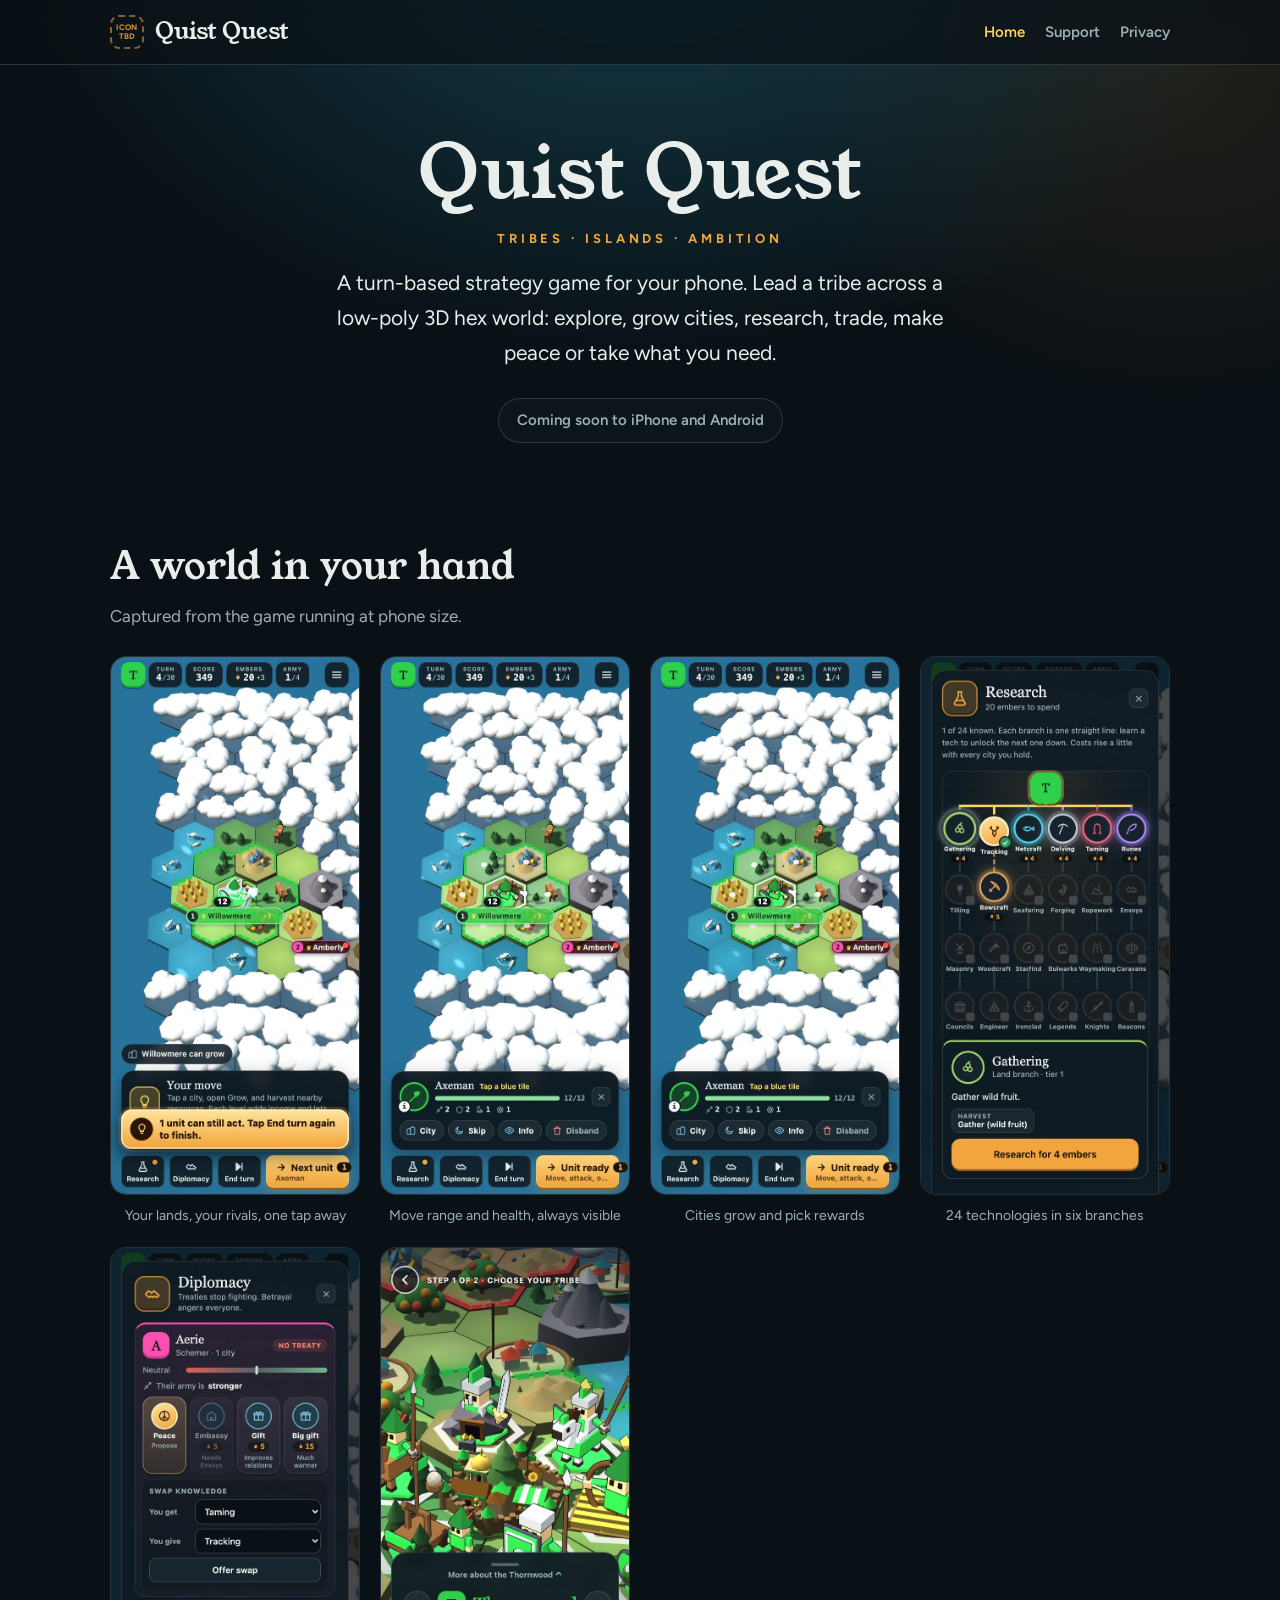
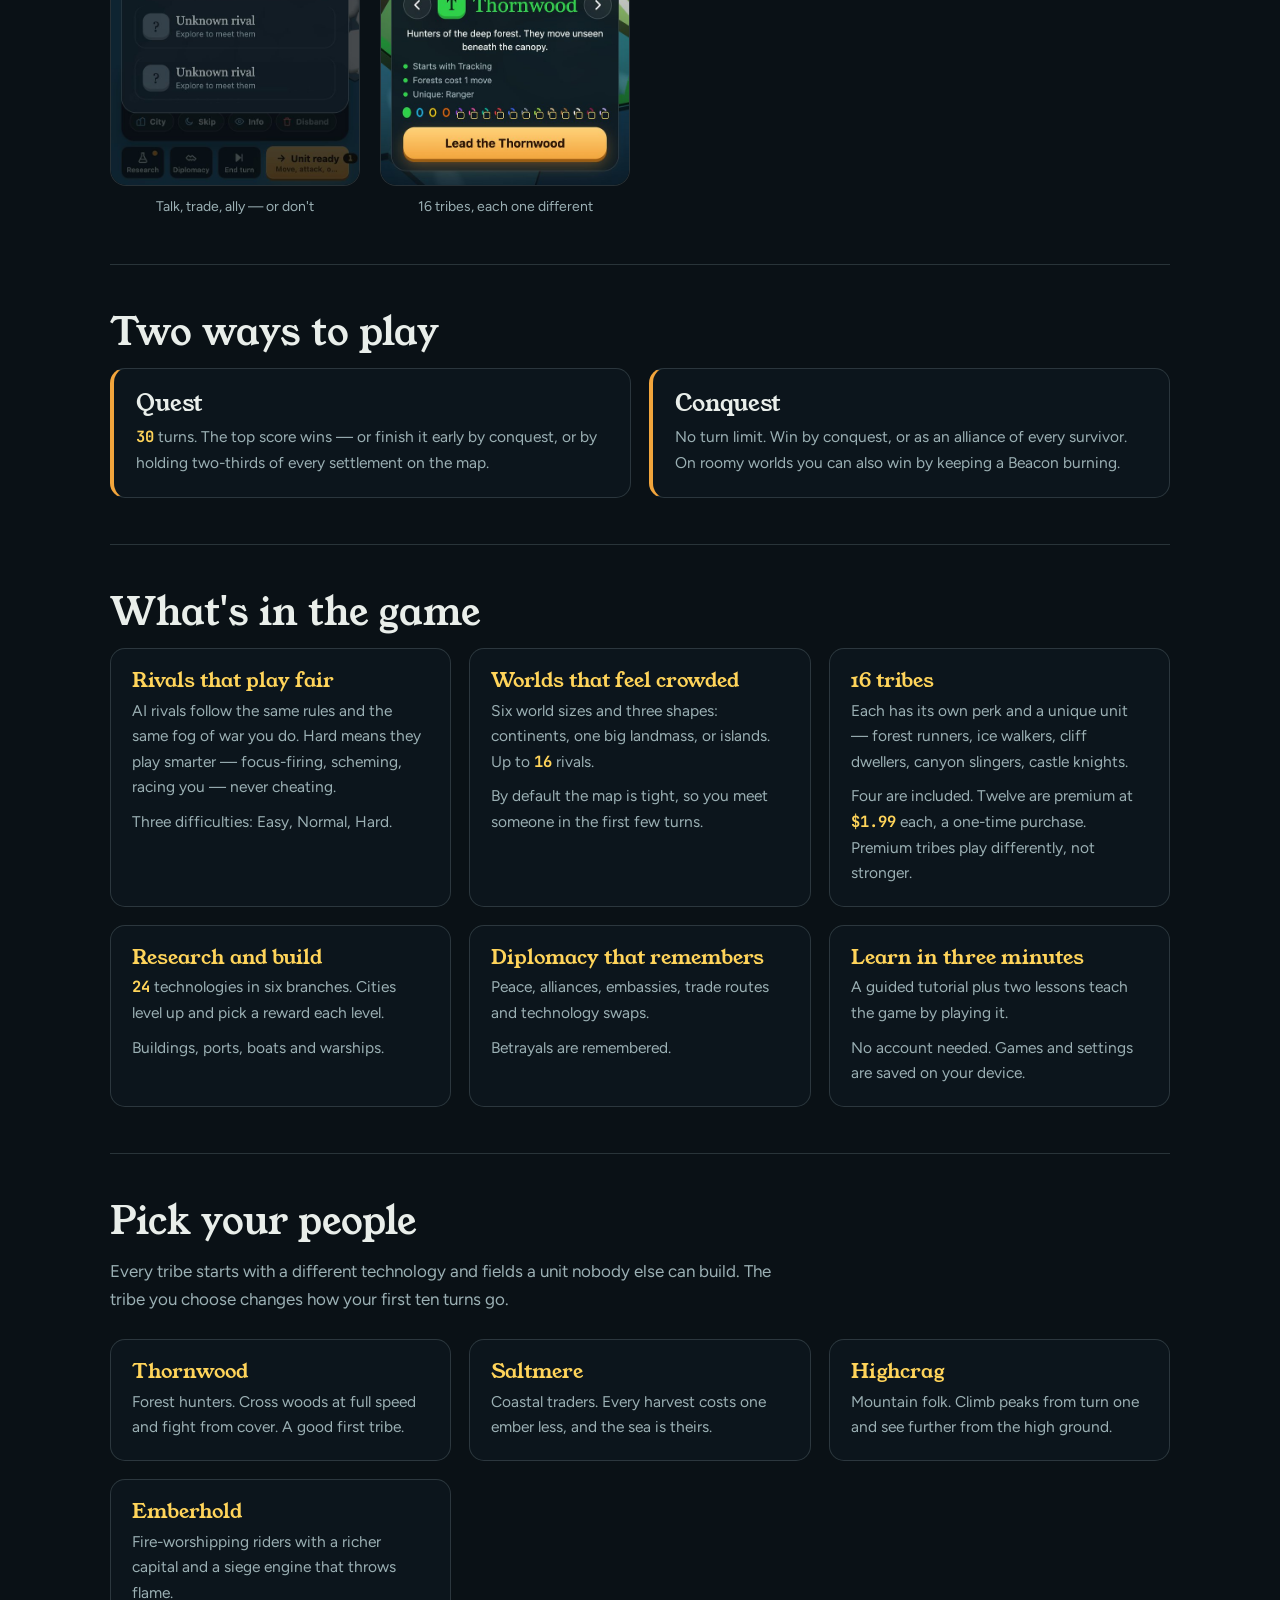
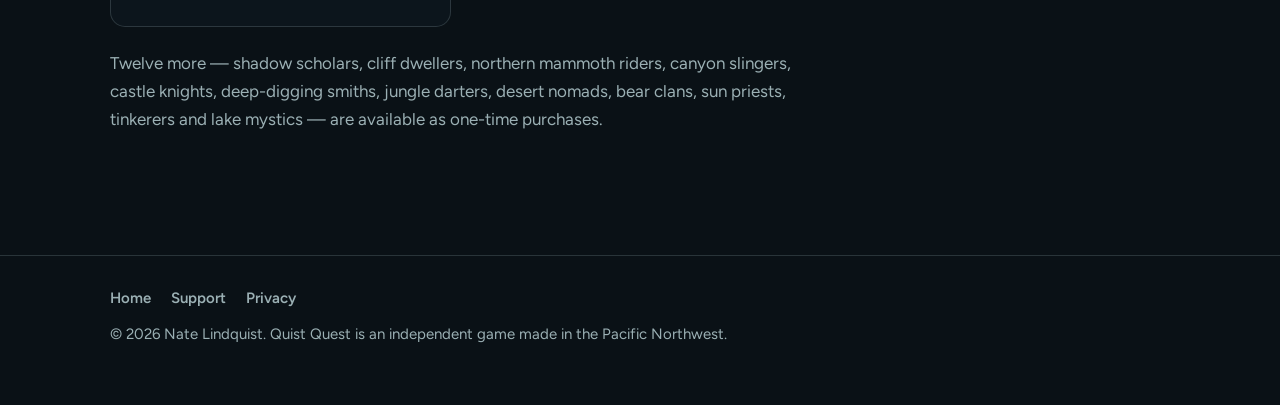
<file: index.html>
<!doctype html>
<html lang="en">
<head>
<meta charset="utf-8">
<meta name="viewport" content="width=device-width,initial-scale=1">
<title>Quist Quest — Tribes · Islands · Ambition</title>
<meta name="description" content="Quist Quest is a turn-based strategy game for phones. Lead a tribe across low-poly 3D hex islands, research, build, trade and fight AI rivals that play by your rules.">
<link rel="preconnect" href="https://fonts.googleapis.com">
<link rel="preconnect" href="https://fonts.gstatic.com" crossorigin>
<link href="https://fonts.googleapis.com/css2?family=Young+Serif&family=Figtree:wght@400;600;700&family=JetBrains+Mono:wght@500;700&display=swap" rel="stylesheet">
<link rel="stylesheet" href="style.css">
</head>
<body>

<header class="site-head">
  <div class="wrap">
    <a class="brand" href="./">
      <span class="icon-slot" aria-hidden="true">icon<br>tbd</span>
      Quist Quest
    </a>
    <nav aria-label="Main">
      <a href="./" aria-current="page">Home</a>
      <a href="support/">Support</a>
      <a href="privacy/">Privacy</a>
    </nav>
  </div>
</header>

<main>

  <div class="wrap hero">
    <h1>Quist Quest</h1>
    <p class="tagline">Tribes · Islands · Ambition</p>
    <p class="lede">A turn-based strategy game for your phone. Lead a tribe across a low-poly
      3D hex world: explore, grow cities, research, trade, make peace or take what you need.</p>
    <p class="soon">Coming soon to iPhone and Android</p>
  </div>

  <div class="wrap">

    <section aria-labelledby="look">
      <h2 id="look">A world in your hand</h2>
      <p class="sub">Captured from the game running at phone size.</p>
      <ul class="shots">
        <li><figure>
          <img src="img/04_board_developed.jpg" width="585" height="1266" loading="lazy"
               alt="A hex island board: green tiles with forests and mountains, two settlements named Willowmere and Amberly, units on the map, and the turn, score and ember counters along the top.">
          <figcaption>Your lands, your rivals, one tap away</figcaption>
        </figure></li>
        <li><figure>
          <img src="img/05_unit_selected.jpg" width="585" height="1266" loading="lazy"
               alt="A unit selected on the board, with its reachable tiles highlighted and health shown on nearby units.">
          <figcaption>Move range and health, always visible</figcaption>
        </figure></li>
        <li><figure>
          <img src="img/06_city.jpg" width="585" height="1266" loading="lazy"
               alt="A city panel showing the settlement's level, growth and the rewards available to choose.">
          <figcaption>Cities grow and pick rewards</figcaption>
        </figure></li>
        <li><figure>
          <img src="img/07_tech.jpg" width="585" height="1266" loading="lazy"
               alt="The research screen: six branches named Gathering, Tracking, Netcraft, Delving, Taming and Runes, each a straight line of technologies with ember costs.">
          <figcaption>24 technologies in six branches</figcaption>
        </figure></li>
        <li><figure>
          <img src="img/08_diplomacy.jpg" width="585" height="1266" loading="lazy"
               alt="The diplomacy screen, listing rival tribes and the standing between you.">
          <figcaption>Talk, trade, ally — or don't</figcaption>
        </figure></li>
        <li><figure>
          <img src="img/02_tribes.jpg" width="585" height="1266" loading="lazy"
               alt="The tribe selection screen showing a tribe's crest, its perks and its unique unit.">
          <figcaption>16 tribes, each one different</figcaption>
        </figure></li>
      </ul>
    </section>

    <section aria-labelledby="modes">
      <h2 id="modes">Two ways to play</h2>
      <div class="modes">
        <div class="mode">
          <h3>Quest</h3>
          <p><span class="num">30</span> turns. The top score wins — or finish it early by
            conquest, or by holding two-thirds of every settlement on the map.</p>
        </div>
        <div class="mode">
          <h3>Conquest</h3>
          <p>No turn limit. Win by conquest, or as an alliance of every survivor. On roomy
            worlds you can also win by keeping a Beacon burning.</p>
        </div>
      </div>
    </section>

    <section aria-labelledby="features">
      <h2 id="features">What's in the game</h2>
      <ul class="cards">
        <li class="card">
          <h3>Rivals that play fair</h3>
          <p>AI rivals follow the same rules and the same fog of war you do. Hard means they
            play smarter — focus-firing, scheming, racing you — never cheating.</p>
          <p>Three difficulties: Easy, Normal, Hard.</p>
        </li>
        <li class="card">
          <h3>Worlds that feel crowded</h3>
          <p>Six world sizes and three shapes: continents, one big landmass, or islands.
            Up to <span class="num">16</span> rivals.</p>
          <p>By default the map is tight, so you meet someone in the first few turns.</p>
        </li>
        <li class="card">
          <h3>16 tribes</h3>
          <p>Each has its own perk and a unique unit — forest runners, ice walkers, cliff
            dwellers, canyon slingers, castle knights.</p>
          <p>Four are included. Twelve are premium at <span class="num">$1.99</span> each, a
            one-time purchase. Premium tribes play differently, not stronger.</p>
        </li>
        <li class="card">
          <h3>Research and build</h3>
          <p><span class="num">24</span> technologies in six branches. Cities level up and pick
            a reward each level.</p>
          <p>Buildings, ports, boats and warships.</p>
        </li>
        <li class="card">
          <h3>Diplomacy that remembers</h3>
          <p>Peace, alliances, embassies, trade routes and technology swaps.</p>
          <p>Betrayals are remembered.</p>
        </li>
        <li class="card">
          <h3>Learn in three minutes</h3>
          <p>A guided tutorial plus two lessons teach the game by playing it.</p>
          <p>No account needed. Games and settings are saved on your device.</p>
        </li>
      </ul>
    </section>

    <section aria-labelledby="tribes">
      <h2 id="tribes">Pick your people</h2>
      <p class="sub">Every tribe starts with a different technology and fields a unit nobody
        else can build. The tribe you choose changes how your first ten turns go.</p>
      <ul class="cards">
        <li class="card"><h3>Thornwood</h3><p>Forest hunters. Cross woods at full speed and
          fight from cover. A good first tribe.</p></li>
        <li class="card"><h3>Saltmere</h3><p>Coastal traders. Every harvest costs one ember
          less, and the sea is theirs.</p></li>
        <li class="card"><h3>Highcrag</h3><p>Mountain folk. Climb peaks from turn one and see
          further from the high ground.</p></li>
        <li class="card"><h3>Emberhold</h3><p>Fire-worshipping riders with a richer capital and
          a siege engine that throws flame.</p></li>
      </ul>
      <p class="sub" style="margin-top:22px">Twelve more — shadow scholars, cliff dwellers,
        northern mammoth riders, canyon slingers, castle knights, deep-digging smiths, jungle
        darters, desert nomads, bear clans, sun priests, tinkerers and lake mystics — are
        available as one-time purchases.</p>
    </section>

  </div>
</main>

<footer class="site-foot">
  <div class="wrap">
    <nav aria-label="Footer">
      <a href="./">Home</a>
      <a href="support/">Support</a>
      <a href="privacy/">Privacy</a>
    </nav>
    <p>© 2026 Nate Lindquist. Quist Quest is an independent game made in the Pacific Northwest.</p>
  </div>
</footer>

</body>
</html>
</file>
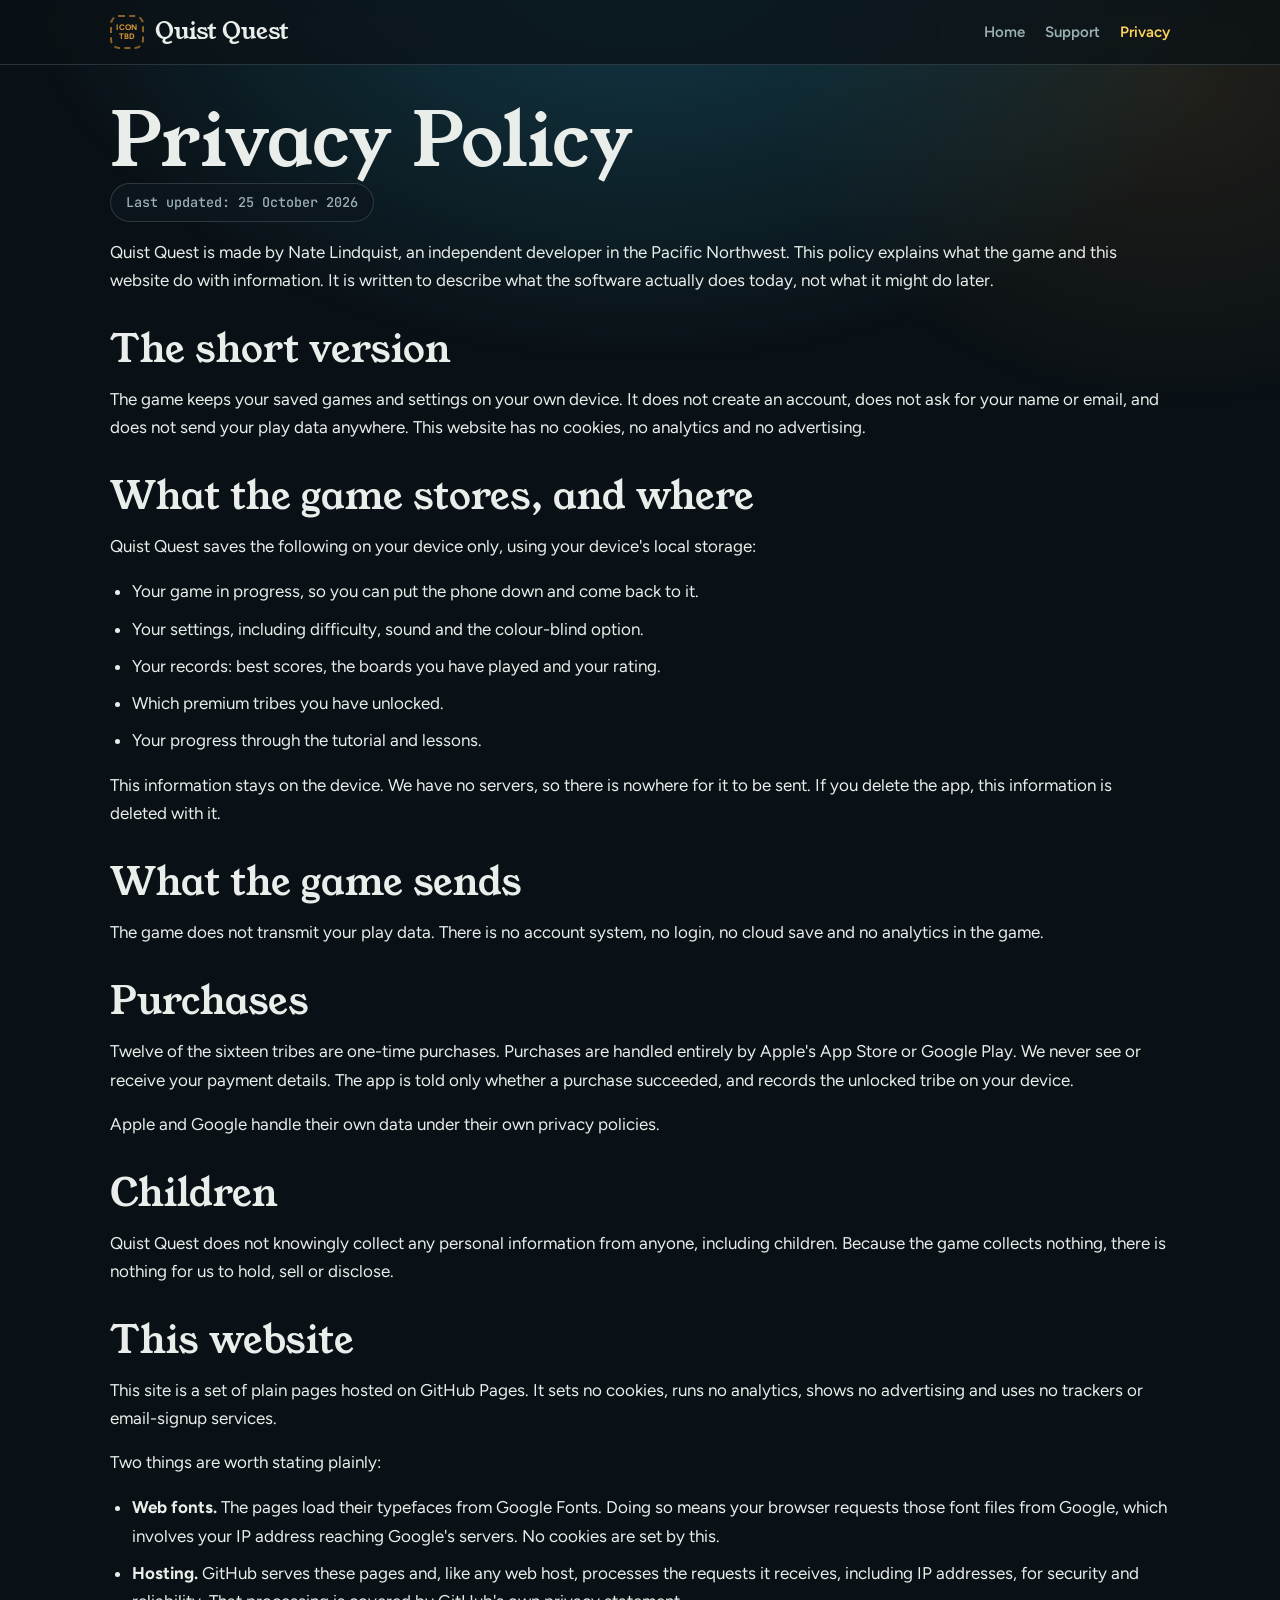
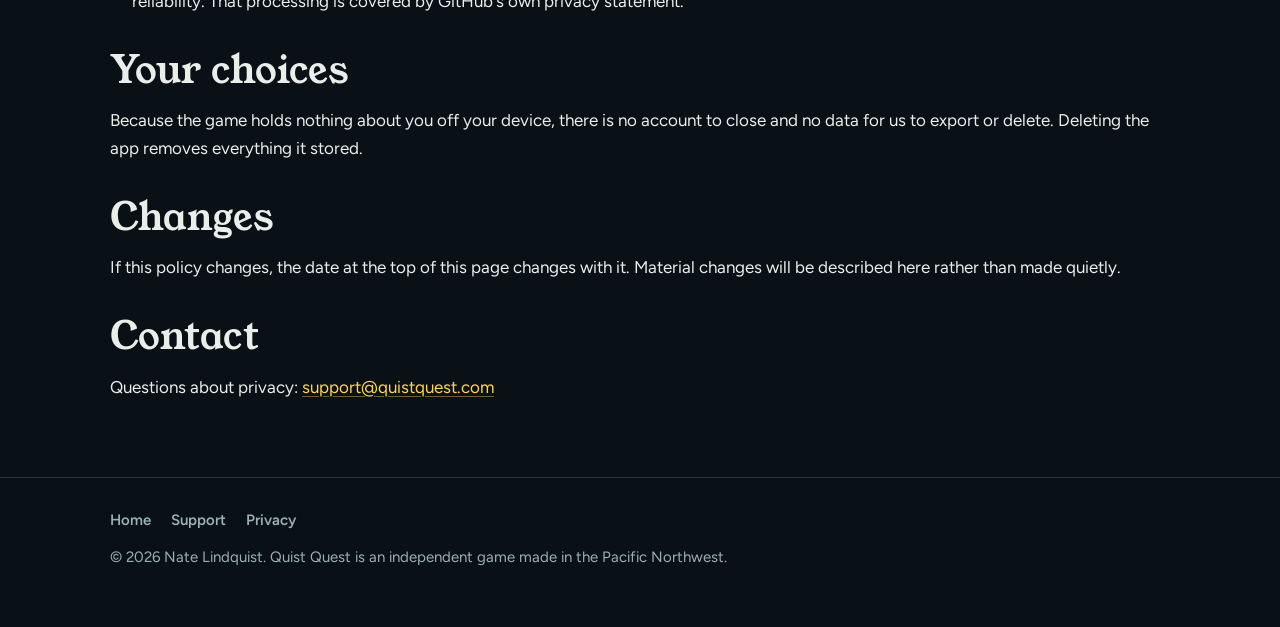
<file: privacy/index.html>
<!doctype html>
<html lang="en">
<head>
<meta charset="utf-8">
<meta name="viewport" content="width=device-width,initial-scale=1">
<title>Privacy Policy — Quist Quest</title>
<meta name="description" content="How Quist Quest handles your information. The game stores its saves on your device and sends nothing to us.">
<link rel="preconnect" href="https://fonts.googleapis.com">
<link rel="preconnect" href="https://fonts.gstatic.com" crossorigin>
<link href="https://fonts.googleapis.com/css2?family=Young+Serif&family=Figtree:wght@400;600;700&family=JetBrains+Mono:wght@500;700&display=swap" rel="stylesheet">
<link rel="stylesheet" href="../style.css">
</head>
<body>

<header class="site-head">
  <div class="wrap">
    <a class="brand" href="../">
      <span class="icon-slot" aria-hidden="true">icon<br>tbd</span>
      Quist Quest
    </a>
    <nav aria-label="Main">
      <a href="../">Home</a>
      <a href="../support/">Support</a>
      <a href="../privacy/" aria-current="page">Privacy</a>
    </nav>
  </div>
</header>

<main class="wrap prose">

  <h1>Privacy Policy</h1>
  <p class="updated">Last updated: 25 October 2026</p>

  <p>Quist Quest is made by Nate Lindquist, an independent developer in the Pacific Northwest.
     This policy explains what the game and this website do with information. It is written to
     describe what the software actually does today, not what it might do later.</p>

  <h2>The short version</h2>
  <p>The game keeps your saved games and settings on your own device. It does not create an
     account, does not ask for your name or email, and does not send your play data anywhere.
     This website has no cookies, no analytics and no advertising.</p>

  <h2>What the game stores, and where</h2>
  <p>Quist Quest saves the following on your device only, using your device's local storage:</p>
  <ul>
    <li>Your game in progress, so you can put the phone down and come back to it.</li>
    <li>Your settings, including difficulty, sound and the colour-blind option.</li>
    <li>Your records: best scores, the boards you have played and your rating.</li>
    <li>Which premium tribes you have unlocked.</li>
    <li>Your progress through the tutorial and lessons.</li>
  </ul>
  <p>This information stays on the device. We have no servers, so there is nowhere for it to
     be sent. If you delete the app, this information is deleted with it.</p>

  <h2>What the game sends</h2>
  <p>The game does not transmit your play data. There is no account system, no login, no
     cloud save and no analytics in the game.</p>

  <h2>Purchases</h2>
  <p>Twelve of the sixteen tribes are one-time purchases. Purchases are handled entirely by
     Apple's App Store or Google Play. We never see or receive your payment details. The app
     is told only whether a purchase succeeded, and records the unlocked tribe on your device.</p>
  <p>Apple and Google handle their own data under their own privacy policies.</p>

  <h2>Children</h2>
  <p>Quist Quest does not knowingly collect any personal information from anyone, including
     children. Because the game collects nothing, there is nothing for us to hold, sell or
     disclose.</p>

  <h2>This website</h2>
  <p>This site is a set of plain pages hosted on GitHub Pages. It sets no cookies, runs no
     analytics, shows no advertising and uses no trackers or email-signup services.</p>
  <p>Two things are worth stating plainly:</p>
  <ul>
    <li><strong>Web fonts.</strong> The pages load their typefaces from Google Fonts. Doing so
      means your browser requests those font files from Google, which involves your IP address
      reaching Google's servers. No cookies are set by this.</li>
    <li><strong>Hosting.</strong> GitHub serves these pages and, like any web host, processes
      the requests it receives, including IP addresses, for security and reliability. That
      processing is covered by GitHub's own privacy statement.</li>
  </ul>

  <h2>Your choices</h2>
  <p>Because the game holds nothing about you off your device, there is no account to close
     and no data for us to export or delete. Deleting the app removes everything it stored.</p>

  <h2>Changes</h2>
  <p>If this policy changes, the date at the top of this page changes with it. Material changes
     will be described here rather than made quietly.</p>

  <h2>Contact</h2>
  <p>Questions about privacy: <a href="mailto:support@quistquest.com">support@quistquest.com</a></p>

</main>

<footer class="site-foot">
  <div class="wrap">
    <nav aria-label="Footer">
      <a href="../">Home</a>
      <a href="../support/">Support</a>
      <a href="../privacy/">Privacy</a>
    </nav>
    <p>© 2026 Nate Lindquist. Quist Quest is an independent game made in the Pacific Northwest.</p>
  </div>
</footer>

</body>
</html>
</file>
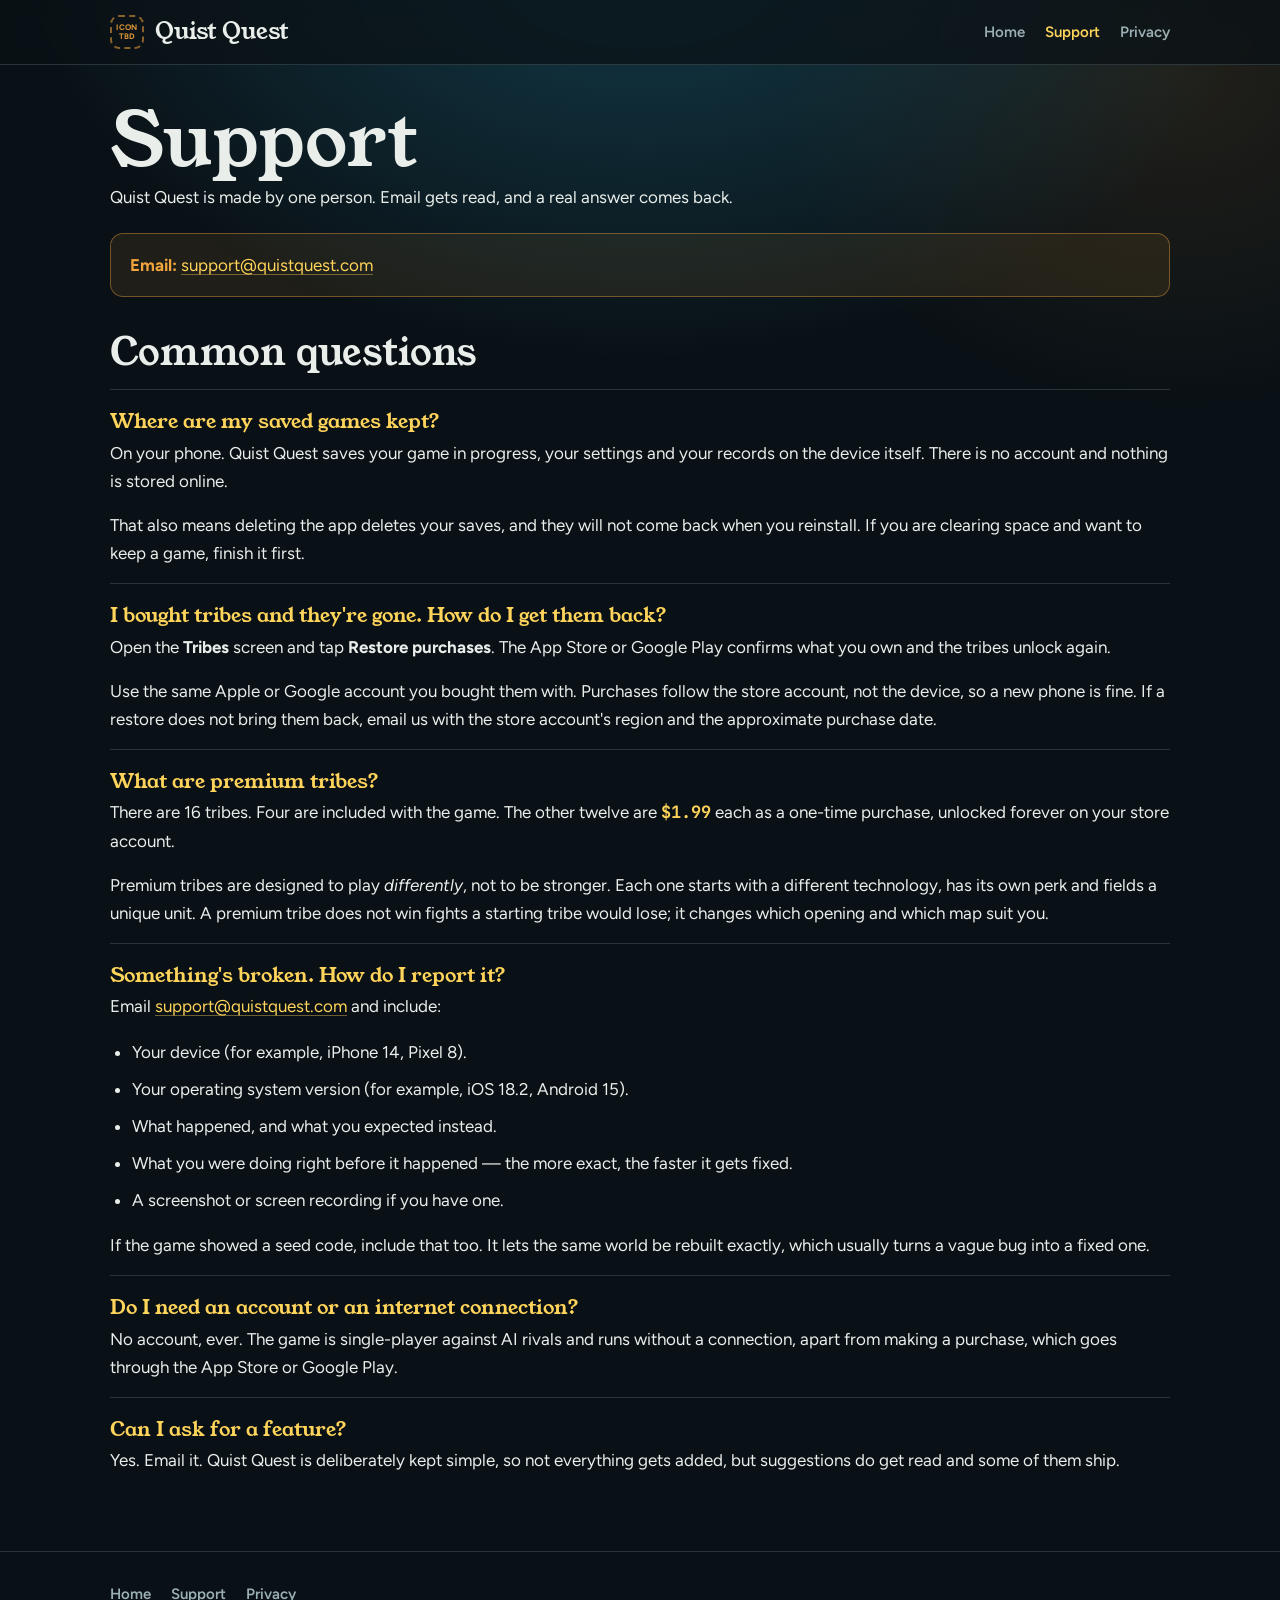
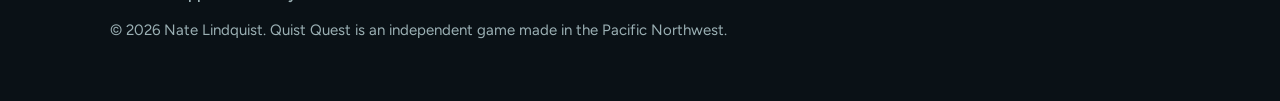
<file: support/index.html>
<!doctype html>
<html lang="en">
<head>
<meta charset="utf-8">
<meta name="viewport" content="width=device-width,initial-scale=1">
<title>Support — Quist Quest</title>
<meta name="description" content="Help with Quist Quest: saved games, restoring purchased tribes, premium tribes and reporting a bug.">
<link rel="preconnect" href="https://fonts.googleapis.com">
<link rel="preconnect" href="https://fonts.gstatic.com" crossorigin>
<link href="https://fonts.googleapis.com/css2?family=Young+Serif&family=Figtree:wght@400;600;700&family=JetBrains+Mono:wght@500;700&display=swap" rel="stylesheet">
<link rel="stylesheet" href="../style.css">
</head>
<body>

<header class="site-head">
  <div class="wrap">
    <a class="brand" href="../">
      <span class="icon-slot" aria-hidden="true">icon<br>tbd</span>
      Quist Quest
    </a>
    <nav aria-label="Main">
      <a href="../">Home</a>
      <a href="../support/" aria-current="page">Support</a>
      <a href="../privacy/">Privacy</a>
    </nav>
  </div>
</header>

<main class="wrap prose">

  <h1>Support</h1>

  <p>Quist Quest is made by one person. Email gets read, and a real answer comes back.</p>

  <div class="note">
    <p style="margin:0"><strong>Email:</strong>
      <a href="mailto:support@quistquest.com">support@quistquest.com</a></p>
  </div>

  <h2>Common questions</h2>

  <div class="faq">
    <h3>Where are my saved games kept?</h3>
    <p>On your phone. Quist Quest saves your game in progress, your settings and your records
       on the device itself. There is no account and nothing is stored online.</p>
    <p>That also means deleting the app deletes your saves, and they will not come back when
       you reinstall. If you are clearing space and want to keep a game, finish it first.</p>
  </div>

  <div class="faq">
    <h3>I bought tribes and they're gone. How do I get them back?</h3>
    <p>Open the <strong>Tribes</strong> screen and tap <strong>Restore purchases</strong>. The
       App Store or Google Play confirms what you own and the tribes unlock again.</p>
    <p>Use the same Apple or Google account you bought them with. Purchases follow the store
       account, not the device, so a new phone is fine. If a restore does not bring them back,
       email us with the store account's region and the approximate purchase date.</p>
  </div>

  <div class="faq">
    <h3>What are premium tribes?</h3>
    <p>There are 16 tribes. Four are included with the game. The other twelve are
       <span class="num">$1.99</span> each as a one-time purchase, unlocked forever on your
       store account.</p>
    <p>Premium tribes are designed to play <em>differently</em>, not to be stronger. Each one
       starts with a different technology, has its own perk and fields a unique unit. A
       premium tribe does not win fights a starting tribe would lose; it changes which
       opening and which map suit you.</p>
  </div>

  <div class="faq">
    <h3>Something's broken. How do I report it?</h3>
    <p>Email <a href="mailto:support@quistquest.com">support@quistquest.com</a> and include:</p>
    <ul>
      <li>Your device (for example, iPhone 14, Pixel 8).</li>
      <li>Your operating system version (for example, iOS 18.2, Android 15).</li>
      <li>What happened, and what you expected instead.</li>
      <li>What you were doing right before it happened — the more exact, the faster it gets fixed.</li>
      <li>A screenshot or screen recording if you have one.</li>
    </ul>
    <p>If the game showed a seed code, include that too. It lets the same world be rebuilt
       exactly, which usually turns a vague bug into a fixed one.</p>
  </div>

  <div class="faq">
    <h3>Do I need an account or an internet connection?</h3>
    <p>No account, ever. The game is single-player against AI rivals and runs without a
       connection, apart from making a purchase, which goes through the App Store or Google
       Play.</p>
  </div>

  <div class="faq">
    <h3>Can I ask for a feature?</h3>
    <p>Yes. Email it. Quist Quest is deliberately kept simple, so not everything gets added,
       but suggestions do get read and some of them ship.</p>
  </div>

</main>

<footer class="site-foot">
  <div class="wrap">
    <nav aria-label="Footer">
      <a href="../">Home</a>
      <a href="../support/">Support</a>
      <a href="../privacy/">Privacy</a>
    </nav>
    <p>© 2026 Nate Lindquist. Quist Quest is an independent game made in the Pacific Northwest.</p>
  </div>
</footer>

</body>
</html>
</file>
<file: style.css>
:root{
  --ink:#0a1116;
  --panel:rgba(13,23,30,.86);
  --text:#e9eeea;
  --muted:#9bb0b4;
  --ember:#f2a53c;
  --gold:#ffd45a;
  --line:rgba(155,176,180,.22);
  --f-display:'Young Serif',Georgia,'Times New Roman',serif;
  --f-body:'Figtree',system-ui,-apple-system,'Segoe UI',sans-serif;
  --f-mono:'JetBrains Mono',ui-monospace,SFMono-Regular,Menlo,monospace;
  --wrap:1060px;
}

*{box-sizing:border-box}
html{-webkit-text-size-adjust:100%}
body{
  margin:0;
  background:var(--ink);
  color:var(--text);
  font:400 17px/1.65 var(--f-body);
  overflow-x:hidden;
}
body::before{
  content:"";
  position:fixed;
  inset:0;
  background:
    radial-gradient(900px 620px at 50% -8%,rgba(28,98,120,.55),transparent 70%),
    radial-gradient(620px 520px at 92% 8%,rgba(242,165,60,.10),transparent 65%);
  pointer-events:none;
  z-index:0;
}
main,header,footer{position:relative;z-index:1}

.wrap{width:min(var(--wrap),calc(100% - 40px));margin-inline:auto}

a{color:var(--gold);text-decoration-color:rgba(255,212,90,.4);text-underline-offset:3px}
a:hover{text-decoration-color:var(--gold)}
a:focus-visible,button:focus-visible{outline:3px solid var(--ember);outline-offset:3px;border-radius:4px}

h1,h2,h3{font-family:var(--f-display);font-weight:400;line-height:1.14;margin:0}
h1{font-size:clamp(40px,8.6vw,74px);letter-spacing:.005em}
h2{font-size:clamp(26px,4.4vw,38px);margin-bottom:14px}
h3{font-size:20px;margin-bottom:6px}
p{margin:0 0 16px}
.num{font-family:var(--f-mono);font-weight:700;color:var(--gold)}

/* ---------- site header ---------- */
.site-head{
  border-bottom:1px solid var(--line);
  background:rgba(10,17,22,.72);
  backdrop-filter:blur(8px);
  position:sticky;top:0;z-index:20;
}
.site-head .wrap{display:flex;align-items:center;gap:18px;min-height:64px;flex-wrap:wrap}
.brand{
  font-family:var(--f-display);
  font-size:23px;
  color:var(--text);
  text-decoration:none;
  display:flex;align-items:center;gap:11px;
}
.brand:hover{color:var(--gold)}
/* placeholder for the app icon, which is not chosen yet */
.icon-slot{
  width:34px;height:34px;flex:none;
  border:2px dashed rgba(242,165,60,.55);
  border-radius:9px;
  display:grid;place-items:center;
  font:700 8px/1.1 var(--f-body);
  letter-spacing:.04em;
  color:rgba(242,165,60,.9);
  text-align:center;
  text-transform:uppercase;
}
.site-head nav{margin-left:auto;display:flex;gap:20px;flex-wrap:wrap}
.site-head nav a{color:var(--muted);text-decoration:none;font-weight:600;font-size:15px}
.site-head nav a:hover,.site-head nav a[aria-current="page"]{color:var(--gold)}

/* ---------- hero ---------- */
.hero{padding:66px 0 40px;text-align:center}
.hero .tagline{
  font:700 13px var(--f-body);
  letter-spacing:.3em;
  text-transform:uppercase;
  color:var(--ember);
  margin:16px 0 20px;
}
.lede{font-size:clamp(18px,2.4vw,21px);color:var(--text);max-width:50ch;margin:0 auto 18px}
.soon{
  display:inline-block;
  margin-top:10px;
  padding:9px 18px;
  border:1px solid var(--line);
  border-radius:999px;
  background:var(--panel);
  color:var(--muted);
  font-weight:600;font-size:15px;
}

/* ---------- sections ---------- */
section{padding:46px 0;border-top:1px solid var(--line)}
section:first-of-type{border-top:0}
.sub{color:var(--muted);max-width:62ch;margin-bottom:26px}

/* ---------- screenshots ---------- */
.shots{
  display:grid;
  grid-template-columns:repeat(auto-fit,minmax(224px,1fr));
  gap:20px;
  padding:0;margin:0;list-style:none;
}
.shots li{margin:0}
.shots figure{margin:0}
.shots img{
  width:100%;height:auto;display:block;
  border-radius:16px;
  border:1px solid var(--line);
  background:#060c10;
}
.shots figcaption{
  color:var(--muted);font-size:14px;margin-top:9px;text-align:center;
}

/* ---------- feature + tribe cards ---------- */
.cards{
  display:grid;
  grid-template-columns:repeat(auto-fit,minmax(252px,1fr));
  gap:18px;list-style:none;padding:0;margin:0;
}
.card{
  background:var(--panel);
  border:1px solid var(--line);
  border-radius:15px;
  padding:20px 21px;
}
.card h3{color:var(--gold)}
.card p{color:var(--muted);margin:0;font-size:15.5px}
.card p + p{margin-top:9px}

.modes{display:grid;grid-template-columns:repeat(auto-fit,minmax(282px,1fr));gap:18px;margin-top:8px}
.mode{
  background:var(--panel);border:1px solid var(--line);
  border-left:4px solid var(--ember);
  border-radius:15px;padding:21px 22px;
}
.mode h3{font-size:23px;color:var(--text)}
.mode p{color:var(--muted);margin:8px 0 0;font-size:15.5px}

/* ---------- prose pages ---------- */
.prose{max-width:none;padding:34px 0 10px}
.prose h2{margin-top:34px}
.prose h3{margin-top:24px;color:var(--gold)}
.prose ul{padding-left:22px;color:var(--text)}
.prose li{margin-bottom:9px}
.updated{
  display:inline-block;background:var(--panel);border:1px solid var(--line);
  border-radius:999px;padding:7px 15px;color:var(--muted);
  font-family:var(--f-mono);font-size:13.5px;font-weight:500;
}
.note{
  background:rgba(242,165,60,.09);
  border:1px solid rgba(242,165,60,.4);
  border-radius:13px;padding:17px 19px;margin:22px 0;color:var(--text);
}
.note strong{color:var(--ember)}
.faq{border-top:1px solid var(--line);padding-top:20px;margin-top:8px}
.faq h3{margin-top:0}

/* ---------- footer ---------- */
.site-foot{
  border-top:1px solid var(--line);
  margin-top:50px;padding:30px 0 42px;
  color:var(--muted);font-size:15px;
}
.site-foot nav{display:flex;gap:20px;flex-wrap:wrap;margin-bottom:12px}
.site-foot a{color:var(--muted);text-decoration:none;font-weight:600}
.site-foot a:hover{color:var(--gold)}

/* ---------- 404 ---------- */
.center-page{
  min-height:68vh;display:grid;place-content:center;text-align:center;gap:14px;
}

@media (max-width:620px){
  .site-head .wrap{min-height:58px;gap:12px}
  .site-head nav{gap:15px;width:100%;margin-left:0;padding-bottom:10px}
  .hero{padding:44px 0 30px}
  section{padding:38px 0}
}
@media (prefers-reduced-motion:reduce){
  *{animation:none!important;transition:none!important}
}
</file>
